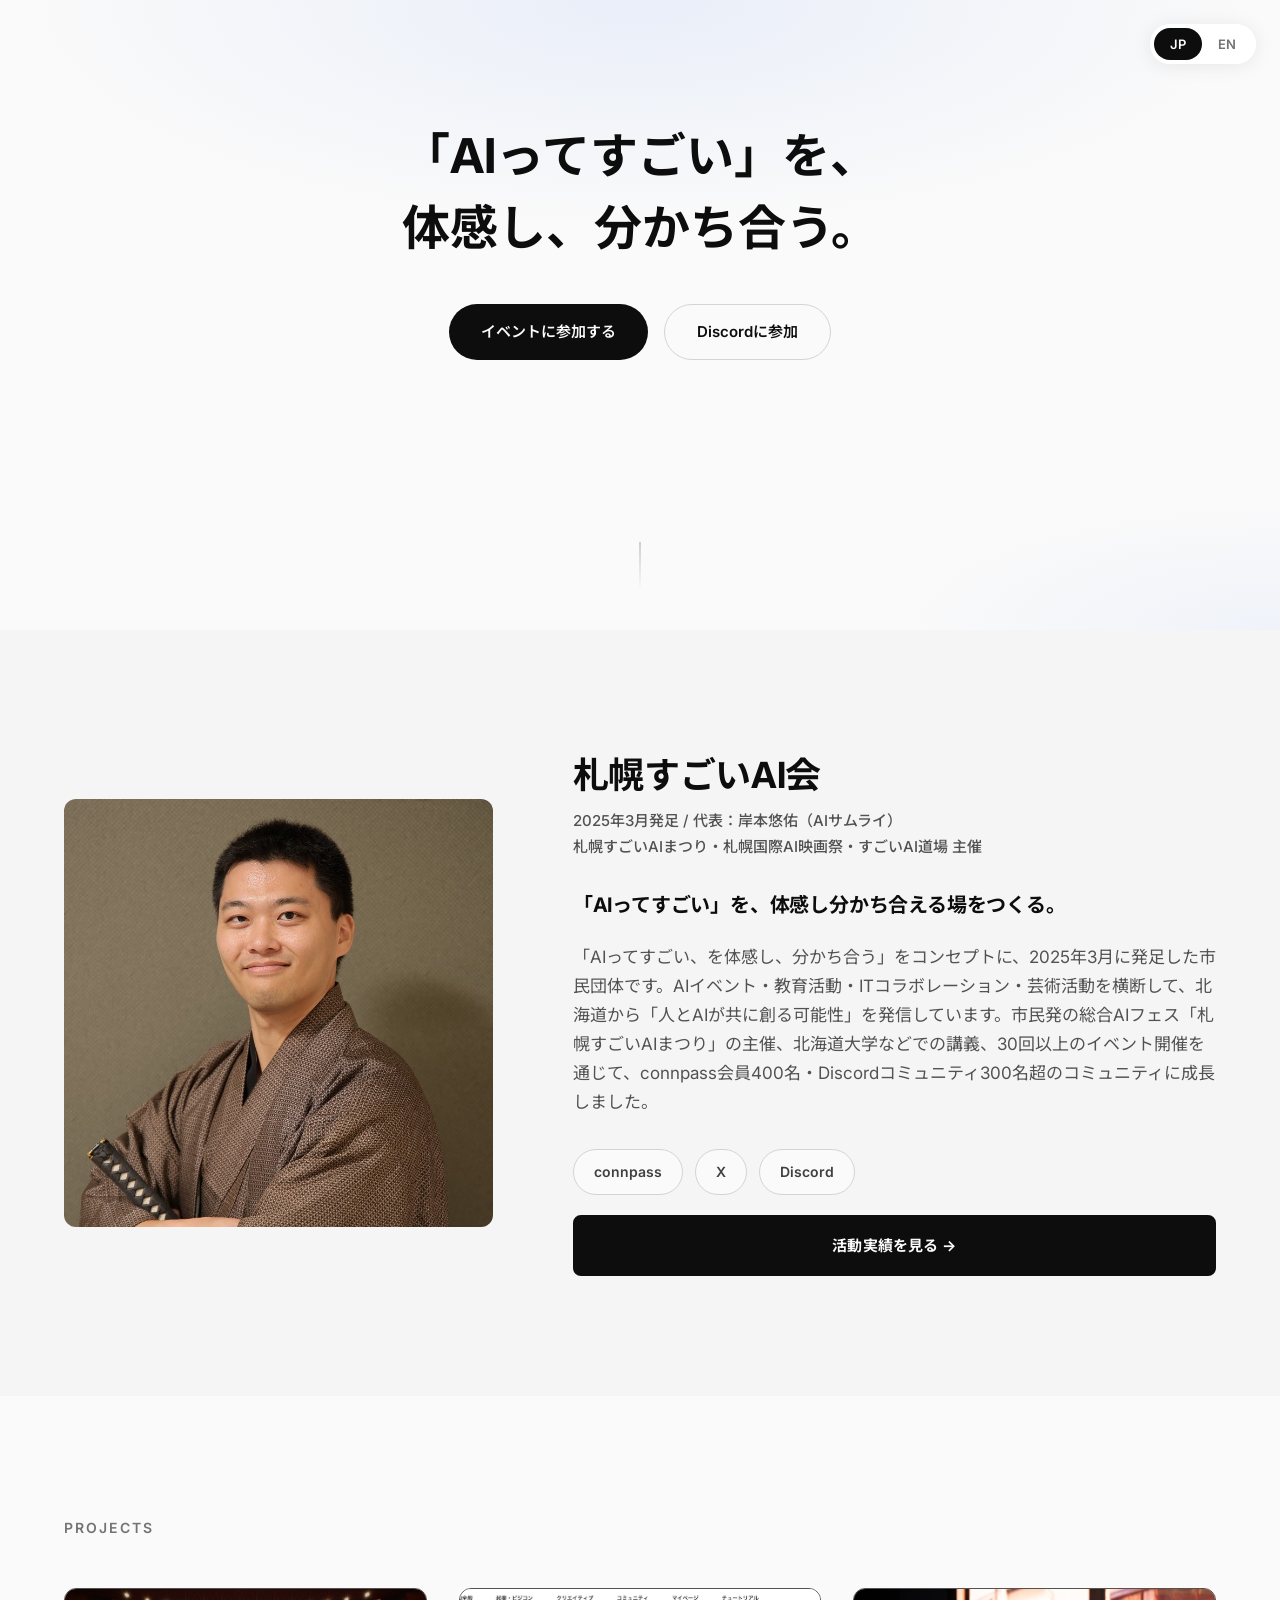
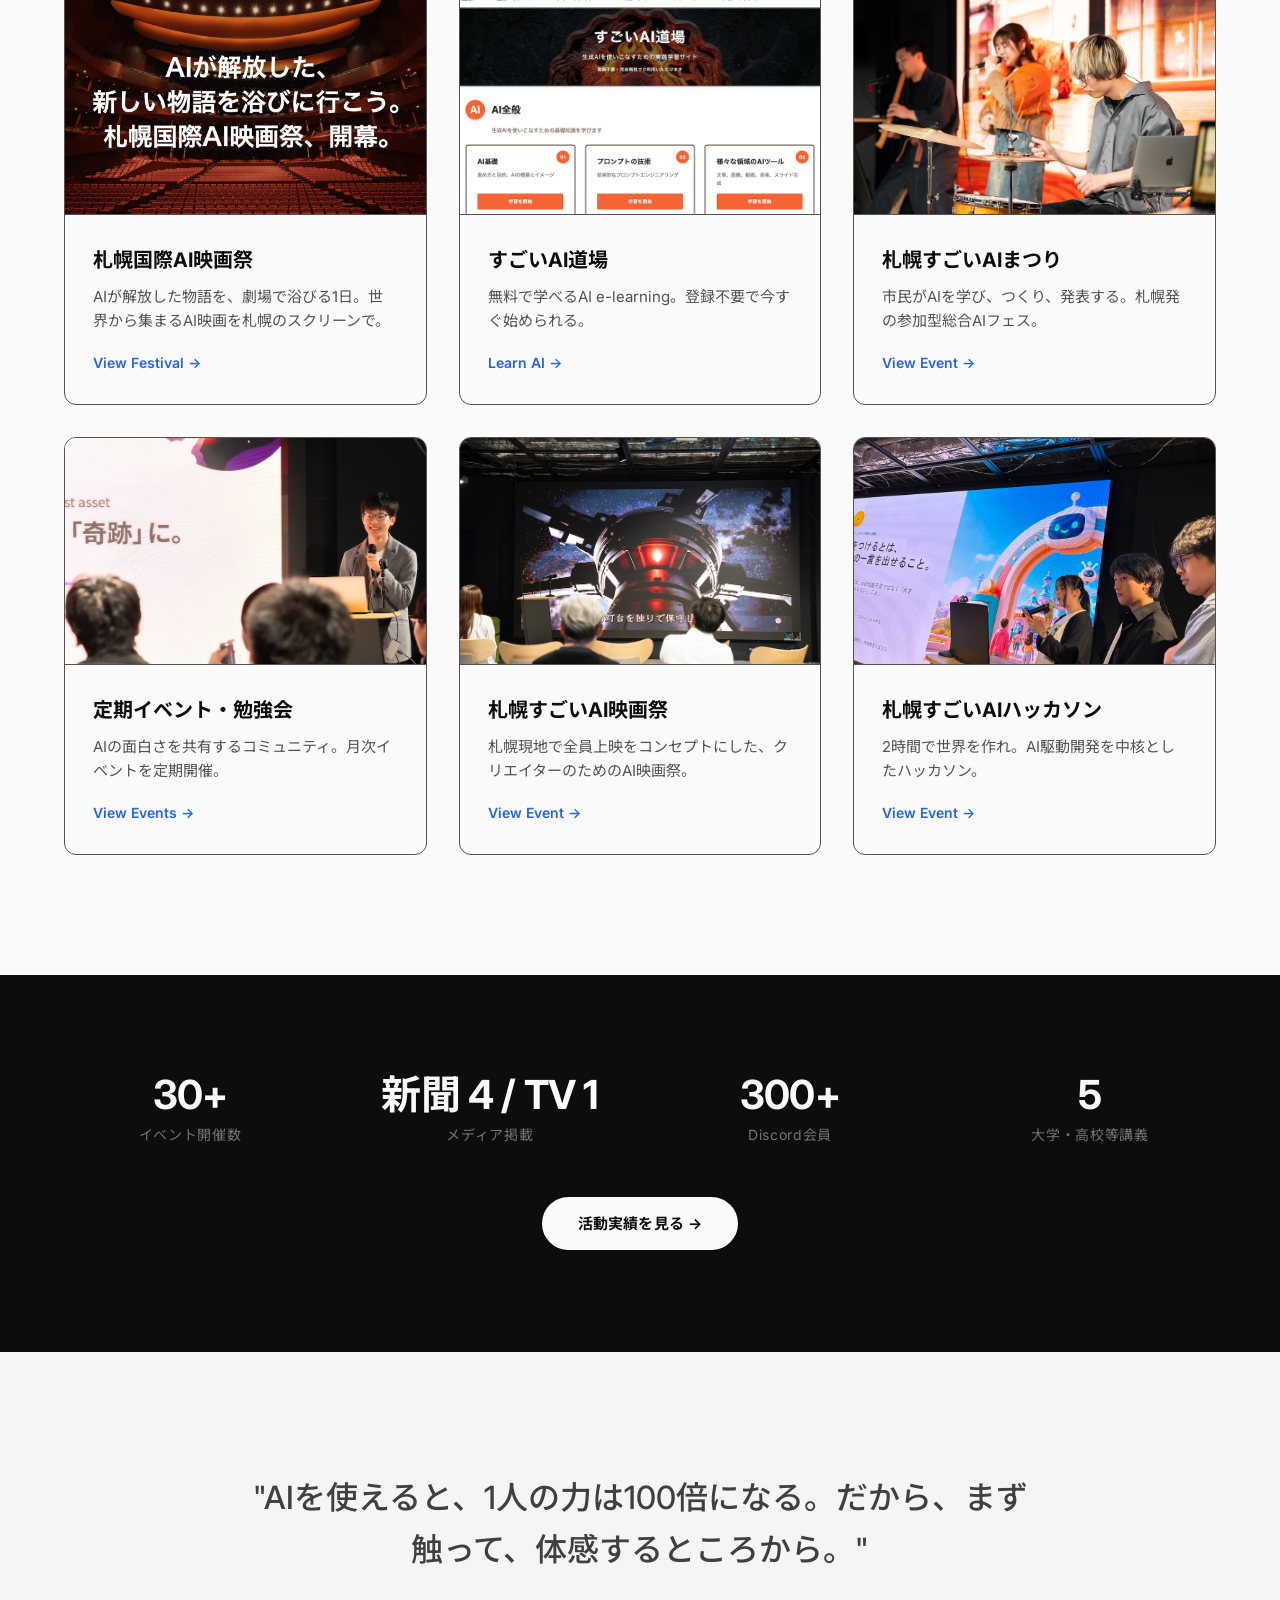
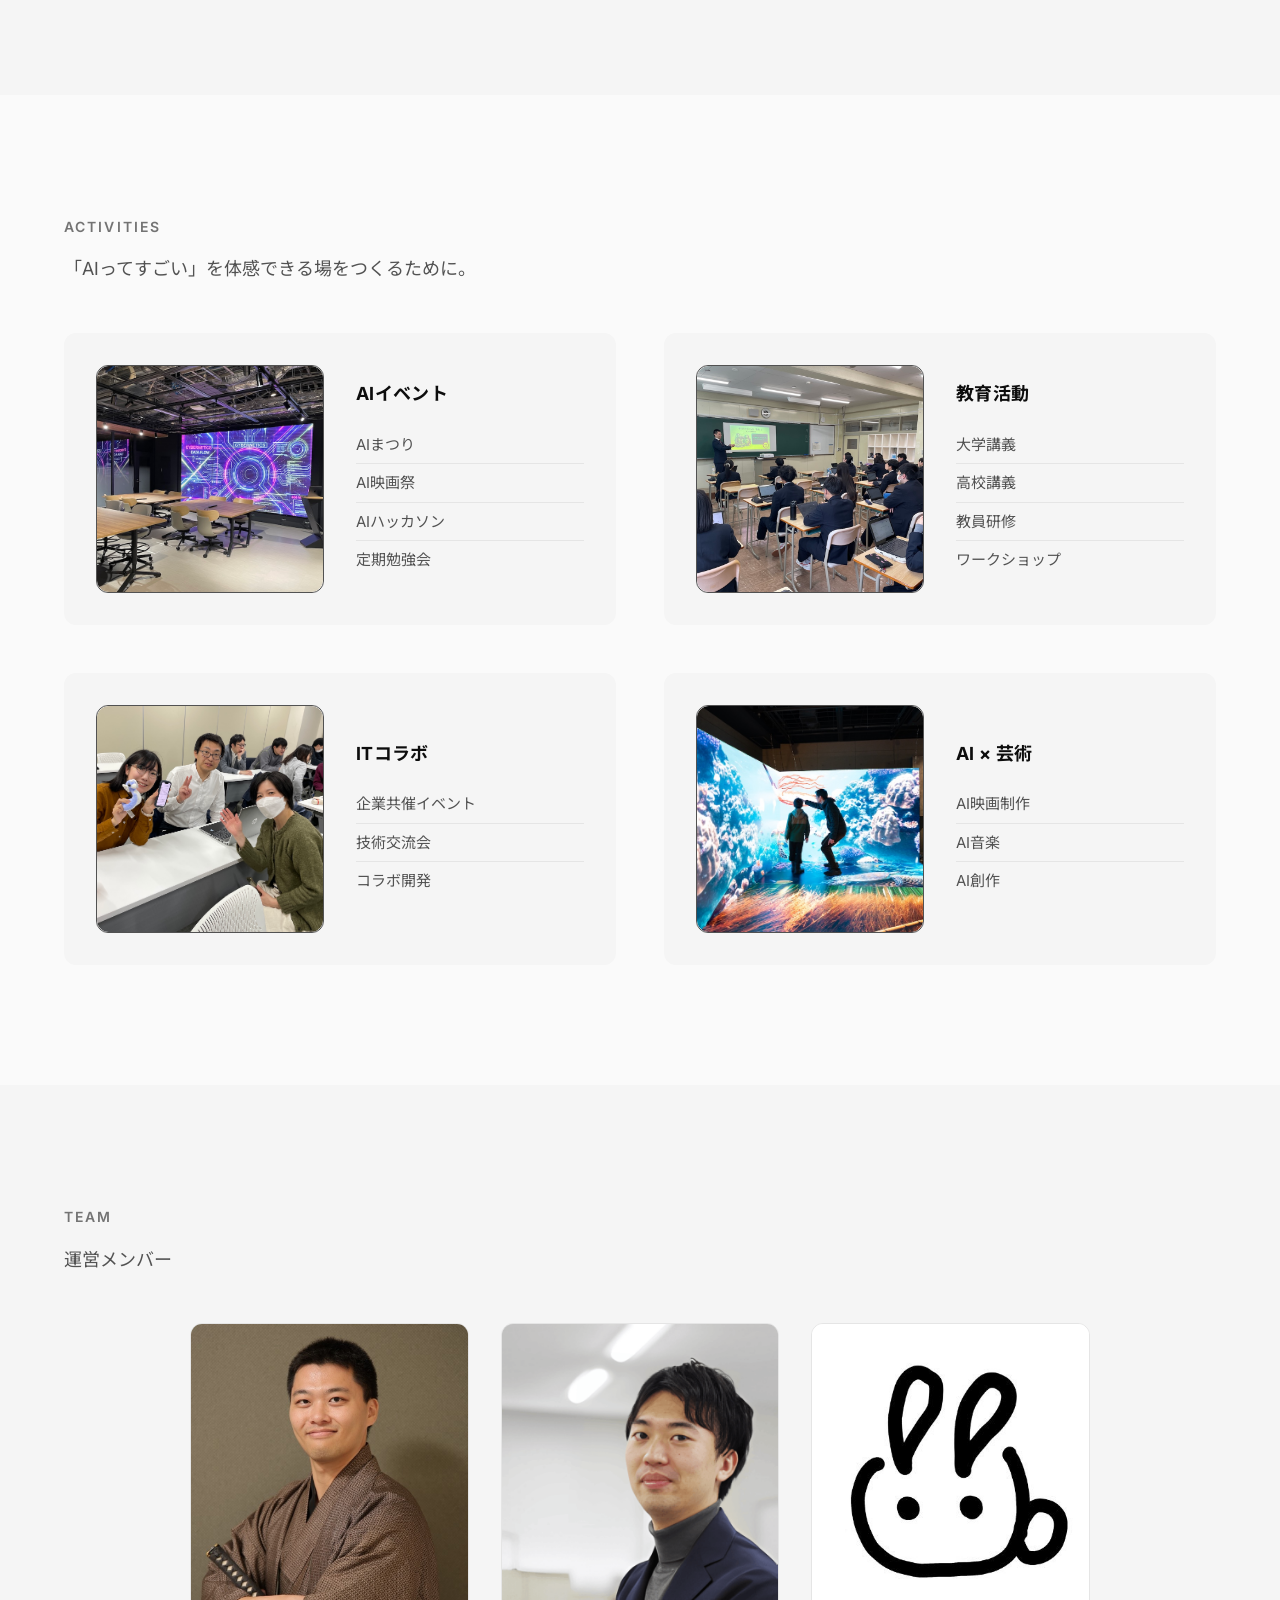
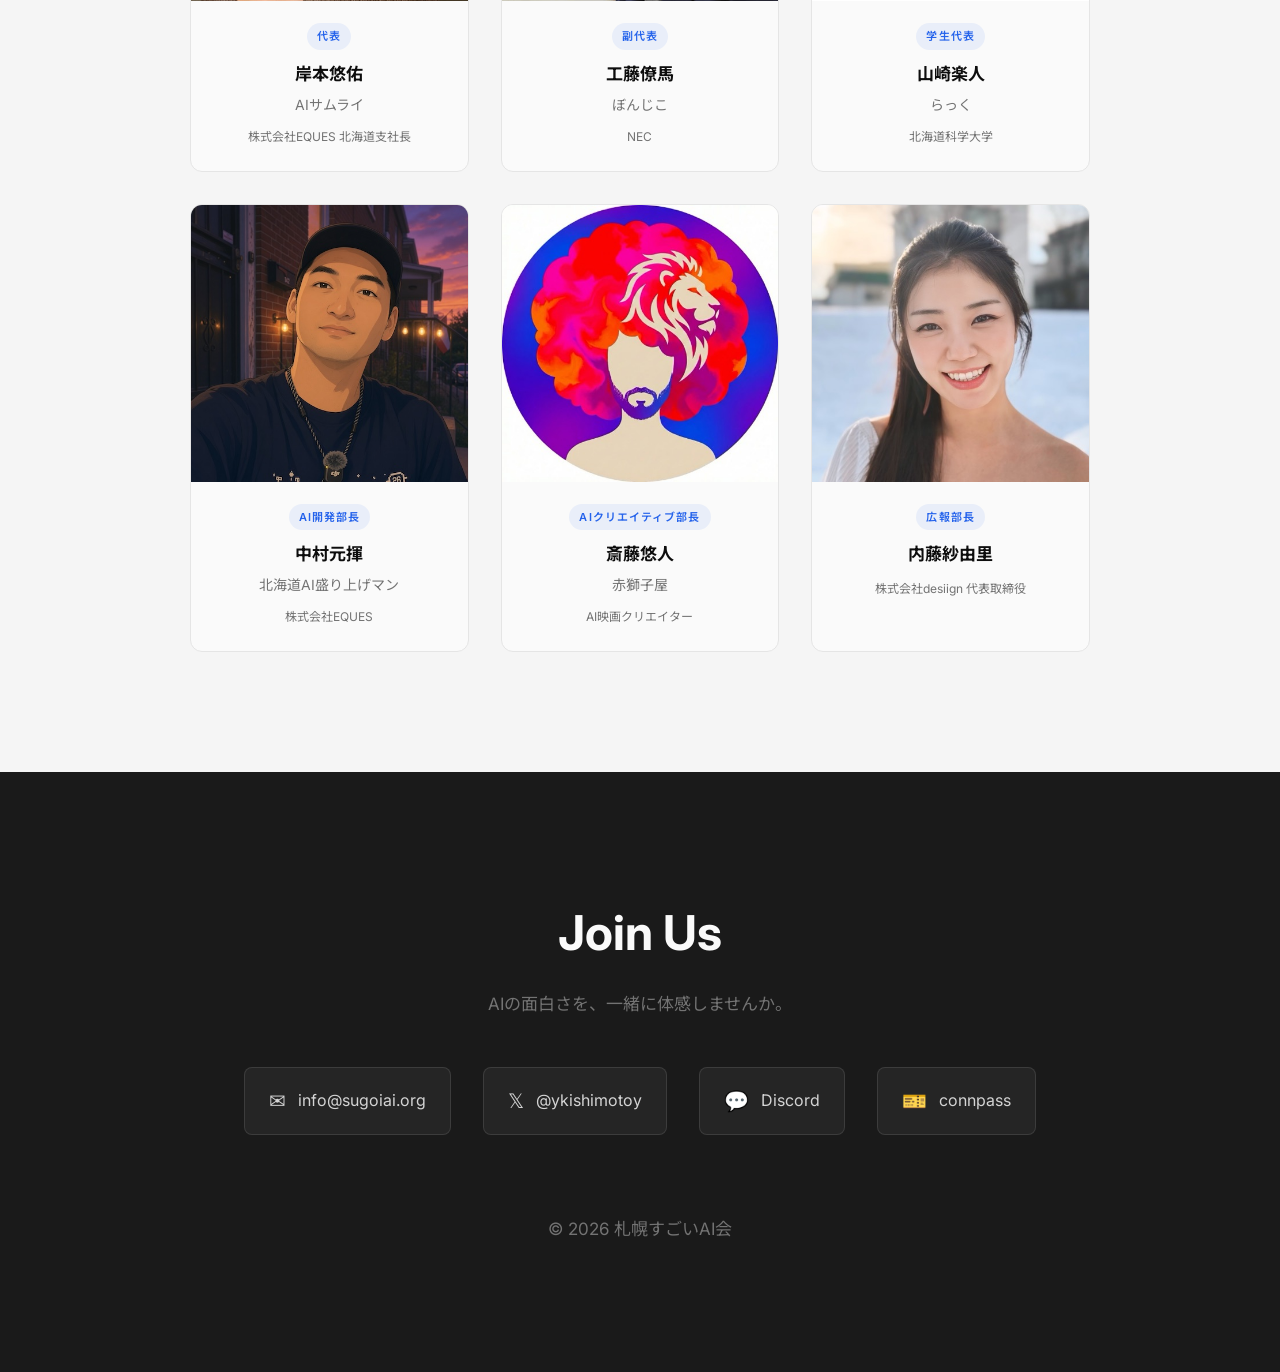
<file: index.html>
<!DOCTYPE html>
<html lang="ja">
<head>
  <meta charset="UTF-8">
  <meta name="viewport" content="width=device-width, initial-scale=1.0">
  <title>札幌すごいAI会 | AIってすごい、を体感し、分かち合う</title>
  <meta name="description" content="「AIってすごい、を体感し、分かち合う」をコンセプトに、AIイベント・教育活動・ITコラボレーション・芸術活動を行う札幌発の市民団体です。">
  <link rel="icon" type="image/png" href="img/logo.png">
  <link rel="stylesheet" href="styles.css">
  <link rel="preconnect" href="https://fonts.googleapis.com">
  <link rel="preconnect" href="https://fonts.gstatic.com" crossorigin>
  <link href="https://fonts.googleapis.com/css2?family=Inter:wght@300;400;500;600;700&family=Noto+Sans+JP:wght@300;400;500;700&display=swap" rel="stylesheet">
</head>
<body>

  <!-- Language Switcher -->
  <nav class="lang-nav">
    <button id="lang-ja" class="lang-btn active">JP</button>
    <button id="lang-en" class="lang-btn">EN</button>
  </nav>

  <!-- ==================== JAPANESE ==================== -->
  <div id="content-ja" class="content-wrapper">

    <!-- Hero -->
    <section class="hero">
      <div class="hero-bg"></div>
      <div class="hero-content">
        <h1 class="hero-title">
          <span>「AIってすごい」を、</span>
          <span>体感し、分かち合う。</span>
        </h1>
        <div class="hero-cta">
          <a href="https://sapporo-sugoi-ai.connpass.com" target="_blank" rel="noopener" class="btn btn-primary">イベントに参加する</a>
          <a href="https://discord.gg/Ve2tQeN7cw" target="_blank" rel="noopener" class="btn btn-secondary">Discordに参加</a>
        </div>
      </div>
      <div class="scroll-indicator">
        <span></span>
      </div>
    </section>

    <!-- About -->
    <section class="about">
      <div class="container">
        <div class="about-grid">
          <div class="about-image">
            <img src="img/main.JPG" alt="札幌すごいAI会">
          </div>
          <div class="about-text">
            <p class="about-name">札幌すごいAI会</p>
            <p class="about-title">2025年3月発足 / 代表：岸本悠佑（AIサムライ）<br>札幌すごいAIまつり・札幌国際AI映画祭・すごいAI道場 主催</p>
            <h2>「AIってすごい」を、体感し分かち合える場をつくる。</h2>
            <p>「AIってすごい、を体感し、分かち合う」をコンセプトに、2025年3月に発足した市民団体です。AIイベント・教育活動・ITコラボレーション・芸術活動を横断して、北海道から「人とAIが共に創る可能性」を発信しています。市民発の総合AIフェス「札幌すごいAIまつり」の主催、北海道大学などでの講義、30回以上のイベント開催を通じて、connpass会員400名・Discordコミュニティ300名超のコミュニティに成長しました。</p>
            <div class="about-links">
              <a href="https://sapporo-sugoi-ai.connpass.com" target="_blank" rel="noopener">connpass</a>
              <a href="https://x.com/ykishimotoy" target="_blank" rel="noopener">X</a>
              <a href="https://discord.gg/Ve2tQeN7cw" target="_blank" rel="noopener">Discord</a>
            </div>
            <a href="achievements.html" class="btn-achievements">活動実績を見る &rarr;</a>
          </div>
        </div>
      </div>
    </section>

    <!-- Projects -->
    <section class="projects">
      <div class="container">
        <h2 class="section-title">Projects</h2>
        <div class="project-grid">

          <a href="https://www.sapporo-ai.com/" target="_blank" rel="noopener" class="project-card">
            <div class="project-image">
              <img src="img/saiff2026int.jpg" alt="札幌国際AI映画祭">
            </div>
            <div class="project-info">
              <h3>札幌国際AI映画祭</h3>
              <p>AIが解放した物語を、劇場で浴びる1日。世界から集まるAI映画を札幌のスクリーンで。</p>
              <span class="project-link">View Festival →</span>
            </div>
          </a>

          <a href="https://dojo.sugoiai.org" target="_blank" rel="noopener" class="project-card">
            <div class="project-image">
              <img src="img/dojo.png" alt="すごいAI道場">
            </div>
            <div class="project-info">
              <h3>すごいAI道場</h3>
              <p>無料で学べるAI e-learning。登録不要で今すぐ始められる。</p>
              <span class="project-link">Learn AI →</span>
            </div>
          </a>

          <a href="https://matsuri-2026-winter.sugoiai.org/" target="_blank" rel="noopener" class="project-card">
            <div class="project-image">
              <img src="img/art2.jpg" alt="札幌すごいAIまつり">
            </div>
            <div class="project-info">
              <h3>札幌すごいAIまつり</h3>
              <p>市民がAIを学び、つくり、発表する。札幌発の参加型総合AIフェス。</p>
              <span class="project-link">View Event →</span>
            </div>
          </a>

          <a href="https://sapporo-sugoi-ai.connpass.com" target="_blank" rel="noopener" class="project-card">
            <div class="project-image">
              <img src="img/community.JPG" alt="定期イベント・勉強会">
            </div>
            <div class="project-info">
              <h3>定期イベント・勉強会</h3>
              <p>AIの面白さを共有するコミュニティ。月次イベントを定期開催。</p>
              <span class="project-link">View Events →</span>
            </div>
          </a>

          <a href="https://film-2026-winter.sugoiai.org/" target="_blank" rel="noopener" class="project-card">
            <div class="project-image">
              <img src="img/film2.jpg" alt="札幌すごいAI映画祭">
            </div>
            <div class="project-info">
              <h3>札幌すごいAI映画祭</h3>
              <p>札幌現地で全員上映をコンセプトにした、クリエイターのためのAI映画祭。</p>
              <span class="project-link">View Event →</span>
            </div>
          </a>

          <a href="https://hack-2026-winter.sugoiai.org/" target="_blank" rel="noopener" class="project-card">
            <div class="project-image">
              <img src="img/hack.JPG" alt="札幌すごいAIハッカソン">
            </div>
            <div class="project-info">
              <h3>札幌すごいAIハッカソン</h3>
              <p>2時間で世界を作れ。AI駆動開発を中核としたハッカソン。</p>
              <span class="project-link">View Event →</span>
            </div>
          </a>

        </div>
      </div>
    </section>

    <!-- Numbers -->
    <section class="numbers">
      <div class="container">
        <div class="numbers-grid">
          <div class="number-item">
            <span class="number">30+</span>
            <span class="number-label">イベント開催数</span>
          </div>
          <div class="number-item">
            <span class="number">新聞 4 / TV 1</span>
            <span class="number-label">メディア掲載</span>
          </div>
          <div class="number-item">
            <span class="number">300+</span>
            <span class="number-label">Discord会員</span>
          </div>
          <div class="number-item">
            <span class="number">5</span>
            <span class="number-label">大学・高校等講義</span>
          </div>
        </div>
        <div class="numbers-more">
          <a href="achievements.html" class="more-link">活動実績を見る &rarr;</a>
        </div>
      </div>
    </section>

    <!-- Philosophy -->
    <section class="philosophy">
      <div class="container">
        <div class="philosophy-content">
          <blockquote>
            "AIを使えると、1人の力は100倍になる。だから、まず触って、体感するところから。"
          </blockquote>
        </div>
      </div>
    </section>

    <!-- Activities -->
    <section class="personal">
      <div class="container">
        <h2 class="section-title">Activities</h2>
        <p class="section-desc">「AIってすごい」を体感できる場をつくるために。</p>
        <div class="personal-grid">
          <div class="personal-card">
            <div class="personal-image">
              <img src="img/matsuri.JPG" alt="AIイベント">
            </div>
            <div class="personal-info">
              <h3>AIイベント</h3>
              <ul>
                <li>AIまつり</li>
                <li>AI映画祭</li>
                <li>AIハッカソン</li>
                <li>定期勉強会</li>
              </ul>
            </div>
          </div>
          <div class="personal-card">
            <div class="personal-image">
              <img src="img/akan.jpg" alt="教育活動">
            </div>
            <div class="personal-info">
              <h3>教育活動</h3>
              <ul>
                <li>大学講義</li>
                <li>高校講義</li>
                <li>教員研修</li>
                <li>ワークショップ</li>
              </ul>
            </div>
          </div>
          <div class="personal-card">
            <div class="personal-image">
              <img src="img/pre-community.JPG" alt="ITコラボレーション">
            </div>
            <div class="personal-info">
              <h3>ITコラボ</h3>
              <ul>
                <li>企業共催イベント</li>
                <li>技術交流会</li>
                <li>コラボ開発</li>
              </ul>
            </div>
          </div>
          <div class="personal-card">
            <div class="personal-image">
              <img src="img/sakana.jpg" alt="AI芸術活動">
            </div>
            <div class="personal-info">
              <h3>AI × 芸術</h3>
              <ul>
                <li>AI映画制作</li>
                <li>AI音楽</li>
                <li>AI創作</li>
              </ul>
            </div>
          </div>
        </div>
      </div>
    </section>

    <!-- Team -->
    <section class="team">
      <div class="container">
        <h2 class="section-title">Team</h2>
        <p class="section-desc">運営メンバー</p>
        <div class="member-grid">

          <a href="https://ykishimotoy.com/" target="_blank" rel="noopener" class="member-card">
            <div class="member-photo">
              <img src="img/main.JPG" alt="岸本悠佑">
            </div>
            <div class="member-info">
              <span class="member-role">代表</span>
              <h3 class="member-name">岸本悠佑</h3>
              <p class="member-nickname">AIサムライ</p>
              <p class="member-affiliation">株式会社EQUES 北海道支社長</p>
            </div>
          </a>

          <a href="https://x.com/ntrgAhXBNu64043" target="_blank" rel="noopener" class="member-card">
            <div class="member-photo">
              <img src="img/bonjiko.png" alt="工藤僚馬">
            </div>
            <div class="member-info">
              <span class="member-role">副代表</span>
              <h3 class="member-name">工藤僚馬</h3>
              <p class="member-nickname">ぼんじこ</p>
              <p class="member-affiliation">NEC</p>
            </div>
          </a>

          <a href="https://x.com/rai_tsumugu" target="_blank" rel="noopener" class="member-card">
            <div class="member-photo">
              <img src="img/rakku.JPG" alt="山崎楽人">
            </div>
            <div class="member-info">
              <span class="member-role">学生代表</span>
              <h3 class="member-name">山崎楽人</h3>
              <p class="member-nickname">らっく</p>
              <p class="member-affiliation">北海道科学大学</p>
            </div>
          </a>

          <a href="https://x.com/motoki0418" target="_blank" rel="noopener" class="member-card">
            <div class="member-photo">
              <img src="img/nakamura.JPG" alt="中村元揮">
            </div>
            <div class="member-info">
              <span class="member-role">AI開発部長</span>
              <h3 class="member-name">中村元揮</h3>
              <p class="member-nickname">北海道AI盛り上げマン</p>
              <p class="member-affiliation">株式会社EQUES</p>
            </div>
          </a>

          <a href="https://portforio.akajishiya.com/" target="_blank" rel="noopener" class="member-card">
            <div class="member-photo">
              <img src="img/akajishiya-480.jpg" alt="斎藤悠人">
            </div>
            <div class="member-info">
              <span class="member-role">AIクリエイティブ部長</span>
              <h3 class="member-name">斎藤悠人</h3>
              <p class="member-nickname">赤獅子屋</p>
              <p class="member-affiliation">AI映画クリエイター</p>
            </div>
          </a>

          <a href="https://www.linkedin.com/in/sayuri-desiign" target="_blank" rel="noopener" class="member-card">
            <div class="member-photo">
              <img src="img/naito-480.jpg" alt="内藤紗由里">
            </div>
            <div class="member-info">
              <span class="member-role">広報部長</span>
              <h3 class="member-name">内藤紗由里</h3>
              <p class="member-affiliation">株式会社desiign 代表取締役</p>
            </div>
          </a>

        </div>
      </div>
    </section>

    <!-- Contact -->
    <footer class="contact">
      <div class="container">
        <h2>Join Us</h2>
        <p>AIの面白さを、一緒に体感しませんか。</p>
        <div class="contact-links">
          <a href="mailto:info@sugoiai.org" class="contact-item">
            <span class="contact-icon">✉</span>
            <span>info@sugoiai.org</span>
          </a>
          <a href="https://x.com/ykishimotoy" target="_blank" rel="noopener" class="contact-item">
            <span class="contact-icon">𝕏</span>
            <span>@ykishimotoy</span>
          </a>
          <a href="https://discord.gg/Ve2tQeN7cw" target="_blank" rel="noopener" class="contact-item">
            <span class="contact-icon">💬</span>
            <span>Discord</span>
          </a>
          <a href="https://sapporo-sugoi-ai.connpass.com" target="_blank" rel="noopener" class="contact-item">
            <span class="contact-icon">🎫</span>
            <span>connpass</span>
          </a>
        </div>
        <p class="copyright">© 2026 札幌すごいAI会</p>
      </div>
    </footer>

  </div>

  <!-- ==================== ENGLISH ==================== -->
  <div id="content-en" class="content-wrapper" style="display: none;">

    <!-- Hero -->
    <section class="hero">
      <div class="hero-bg"></div>
      <div class="hero-content">
        <h1 class="hero-title">
          <span>Experience and share</span>
          <span>the wonder of AI.</span>
        </h1>
        <div class="hero-cta">
          <a href="https://sapporo-sugoi-ai.connpass.com" target="_blank" rel="noopener" class="btn btn-primary">Join an Event</a>
          <a href="https://discord.gg/Ve2tQeN7cw" target="_blank" rel="noopener" class="btn btn-secondary">Join Discord</a>
        </div>
      </div>
      <div class="scroll-indicator">
        <span></span>
      </div>
    </section>

    <!-- About -->
    <section class="about">
      <div class="container">
        <div class="about-grid">
          <div class="about-image">
            <img src="img/main.JPG" alt="Sapporo Sugoi AI">
          </div>
          <div class="about-text">
            <p class="about-name">Sapporo Sugoi AI (札幌すごいAI会)</p>
            <p class="about-title">Founded March 2025 / Representative: Yusuke Kishimoto (AI Samurai)<br>Organizer, Sapporo Sugoi AI Festival, Sapporo International AI Film Festival & Sugoi AI Dojo</p>
            <h2>Creating spaces to experience and share the wonder of AI.</h2>
            <p>Founded in March 2025 under the concept "Experience and share the wonder of AI," we are a citizen-led organization based in Sapporo, Hokkaido. Through AI events, educational activities, IT collaborations, and creative arts initiatives, we bring people together around the possibilities of AI. From organizing the Sapporo Sugoi AI Festival and lecturing at Hokkaido University, to hosting over 30 events, our community has grown to 400+ connpass members and 300+ Discord members.</p>
            <div class="about-links">
              <a href="https://sapporo-sugoi-ai.connpass.com" target="_blank" rel="noopener">connpass</a>
              <a href="https://x.com/ykishimotoy" target="_blank" rel="noopener">X</a>
              <a href="https://discord.gg/Ve2tQeN7cw" target="_blank" rel="noopener">Discord</a>
            </div>
            <a href="achievements.html" class="btn-achievements">View Achievements &rarr;</a>
          </div>
        </div>
      </div>
    </section>

    <!-- Projects -->
    <section class="projects">
      <div class="container">
        <h2 class="section-title">Projects</h2>
        <div class="project-grid">

          <a href="https://www.sapporo-ai.com/" target="_blank" rel="noopener" class="project-card">
            <div class="project-image">
              <img src="img/saiff2026int.jpg" alt="Sapporo International AI Film Festival">
            </div>
            <div class="project-info">
              <h3>Sapporo International AI Film Festival</h3>
              <p>A day to soak up stories set free by AI, on the big screen. AI films from around the world on Sapporo's screens.</p>
              <span class="project-link">View Festival →</span>
            </div>
          </a>

          <a href="https://dojo.sugoiai.org" target="_blank" rel="noopener" class="project-card">
            <div class="project-image">
              <img src="img/dojo.png" alt="Sugoi AI Dojo">
            </div>
            <div class="project-info">
              <h3>Sugoi AI Dojo</h3>
              <p>Free AI e-learning platform. No registration required.</p>
              <span class="project-link">Learn AI →</span>
            </div>
          </a>

          <a href="https://matsuri-2026-winter.sugoiai.org/" target="_blank" rel="noopener" class="project-card">
            <div class="project-image">
              <img src="img/art2.jpg" alt="Sapporo Sugoi AI Festival">
            </div>
            <div class="project-info">
              <h3>Sapporo Sugoi AI Festival</h3>
              <p>A citizen-driven event to learn, create, and present with AI.</p>
              <span class="project-link">View Event →</span>
            </div>
          </a>

          <a href="https://sapporo-sugoi-ai.connpass.com" target="_blank" rel="noopener" class="project-card">
            <div class="project-image">
              <img src="img/community.JPG" alt="Regular Events & Study Groups">
            </div>
            <div class="project-info">
              <h3>Regular Events & Study Groups</h3>
              <p>A community sharing the excitement of AI through monthly events.</p>
              <span class="project-link">View Events →</span>
            </div>
          </a>

          <a href="https://film-2026-winter.sugoiai.org/" target="_blank" rel="noopener" class="project-card">
            <div class="project-image">
              <img src="img/film2.jpg" alt="Sapporo Sugoi AI Film Festival">
            </div>
            <div class="project-info">
              <h3>Sapporo Sugoi AI Film Festival</h3>
              <p>An AI film festival for creators, where everyone can screen their work in Sapporo.</p>
              <span class="project-link">View Event →</span>
            </div>
          </a>

          <a href="https://hack-2026-winter.sugoiai.org/" target="_blank" rel="noopener" class="project-card">
            <div class="project-image">
              <img src="img/hack.JPG" alt="Sapporo Sugoi AI Hackathon">
            </div>
            <div class="project-info">
              <h3>Sapporo Sugoi AI Hackathon</h3>
              <p>Create a world in 2 hours. A hackathon centered on AI-driven development.</p>
              <span class="project-link">View Event →</span>
            </div>
          </a>

        </div>
      </div>
    </section>

    <!-- Numbers -->
    <section class="numbers">
      <div class="container">
        <div class="numbers-grid">
          <div class="number-item">
            <span class="number">30+</span>
            <span class="number-label">Events Hosted</span>
          </div>
          <div class="number-item">
            <span class="number">4 News / 1 TV</span>
            <span class="number-label">Media Coverage</span>
          </div>
          <div class="number-item">
            <span class="number">300+</span>
            <span class="number-label">Discord Members</span>
          </div>
          <div class="number-item">
            <span class="number">5</span>
            <span class="number-label">University & School Lectures</span>
          </div>
        </div>
        <div class="numbers-more">
          <a href="achievements.html" class="more-link">View All Achievements &rarr;</a>
        </div>
      </div>
    </section>

    <!-- Philosophy -->
    <section class="philosophy">
      <div class="container">
        <div class="philosophy-content">
          <blockquote>
            "With AI, one person's power multiplies 100x. So start by touching it, experiencing it."
          </blockquote>
        </div>
      </div>
    </section>

    <!-- Activities -->
    <section class="personal">
      <div class="container">
        <h2 class="section-title">Activities</h2>
        <p class="section-desc">Creating spaces to experience the wonder of AI.</p>
        <div class="personal-grid">
          <div class="personal-card">
            <div class="personal-image">
              <img src="img/matsuri.JPG" alt="AI Events">
            </div>
            <div class="personal-info">
              <h3>AI Events</h3>
              <ul>
                <li>AI Festival</li>
                <li>AI Film Fest</li>
                <li>AI Hackathon</li>
                <li>Study Groups</li>
              </ul>
            </div>
          </div>
          <div class="personal-card">
            <div class="personal-image">
              <img src="img/akan.jpg" alt="Education">
            </div>
            <div class="personal-info">
              <h3>Education</h3>
              <ul>
                <li>University Lectures</li>
                <li>High School Lectures</li>
                <li>Teacher Training</li>
                <li>Workshops</li>
              </ul>
            </div>
          </div>
          <div class="personal-card">
            <div class="personal-image">
              <img src="img/pre-community.JPG" alt="IT Collaboration">
            </div>
            <div class="personal-info">
              <h3>IT Collaboration</h3>
              <ul>
                <li>Corporate Events</li>
                <li>Tech Exchange</li>
                <li>Joint Projects</li>
              </ul>
            </div>
          </div>
          <div class="personal-card">
            <div class="personal-image">
              <img src="img/sakana.jpg" alt="AI × Arts">
            </div>
            <div class="personal-info">
              <h3>AI × Arts</h3>
              <ul>
                <li>AI Filmmaking</li>
                <li>AI Music</li>
                <li>AI Creative Works</li>
              </ul>
            </div>
          </div>
        </div>
      </div>
    </section>

    <!-- Team -->
    <section class="team">
      <div class="container">
        <h2 class="section-title">Team</h2>
        <p class="section-desc">Our Members</p>
        <div class="member-grid">

          <a href="https://ykishimotoy.com/" target="_blank" rel="noopener" class="member-card">
            <div class="member-photo">
              <img src="img/main.JPG" alt="Yusuke Kishimoto">
            </div>
            <div class="member-info">
              <span class="member-role">Representative</span>
              <h3 class="member-name">Yusuke Kishimoto</h3>
              <p class="member-nickname">AI Samurai</p>
              <p class="member-affiliation">Head of Hokkaido Branch, EQUES Inc.</p>
            </div>
          </a>

          <a href="https://x.com/ntrgAhXBNu64043" target="_blank" rel="noopener" class="member-card">
            <div class="member-photo">
              <img src="img/bonjiko.png" alt="Ryoma Kudo">
            </div>
            <div class="member-info">
              <span class="member-role">Vice Representative</span>
              <h3 class="member-name">Ryoma Kudo</h3>
              <p class="member-nickname">Bonjiko</p>
              <p class="member-affiliation">NEC</p>
            </div>
          </a>

          <a href="https://x.com/rai_tsumugu" target="_blank" rel="noopener" class="member-card">
            <div class="member-photo">
              <img src="img/rakku.JPG" alt="山崎楽人">
            </div>
            <div class="member-info">
              <span class="member-role">Student Representative</span>
              <h3 class="member-name">山崎楽人</h3>
              <p class="member-nickname">Rakku</p>
              <p class="member-affiliation">Hokkaido University of Science</p>
            </div>
          </a>

          <a href="https://x.com/motoki0418" target="_blank" rel="noopener" class="member-card">
            <div class="member-photo">
              <img src="img/nakamura.JPG" alt="Motoki Nakamura">
            </div>
            <div class="member-info">
              <span class="member-role">Head of AI Development</span>
              <h3 class="member-name">Motoki Nakamura</h3>
              <p class="member-nickname">Hokkaido AI Booster</p>
              <p class="member-affiliation">EQUES Inc.</p>
            </div>
          </a>

          <a href="https://portforio.akajishiya.com/" target="_blank" rel="noopener" class="member-card">
            <div class="member-photo">
              <img src="img/akajishiya-480.jpg" alt="斎藤悠人">
            </div>
            <div class="member-info">
              <span class="member-role">Head of AI Creative</span>
              <h3 class="member-name">斎藤悠人</h3>
              <p class="member-nickname">Akajishiya</p>
              <p class="member-affiliation">AI Filmmaker</p>
            </div>
          </a>

          <a href="https://www.linkedin.com/in/sayuri-desiign" target="_blank" rel="noopener" class="member-card">
            <div class="member-photo">
              <img src="img/naito-480.jpg" alt="Sayuri Naito">
            </div>
            <div class="member-info">
              <span class="member-role">Head of Public Relations</span>
              <h3 class="member-name">Sayuri Naito</h3>
              <p class="member-affiliation">CEO, desiign Inc.</p>
            </div>
          </a>

        </div>
      </div>
    </section>

    <!-- Contact -->
    <footer class="contact">
      <div class="container">
        <h2>Join Us</h2>
        <p>Experience the excitement of AI with us.</p>
        <div class="contact-links">
          <a href="mailto:info@sugoiai.org" class="contact-item">
            <span class="contact-icon">✉</span>
            <span>info@sugoiai.org</span>
          </a>
          <a href="https://x.com/ykishimotoy" target="_blank" rel="noopener" class="contact-item">
            <span class="contact-icon">𝕏</span>
            <span>@ykishimotoy</span>
          </a>
          <a href="https://discord.gg/Ve2tQeN7cw" target="_blank" rel="noopener" class="contact-item">
            <span class="contact-icon">💬</span>
            <span>Discord</span>
          </a>
          <a href="https://sapporo-sugoi-ai.connpass.com" target="_blank" rel="noopener" class="contact-item">
            <span class="contact-icon">🎫</span>
            <span>connpass</span>
          </a>
        </div>
        <p class="copyright">© 2026 Sapporo Sugoi AI</p>
      </div>
    </footer>

  </div>

  <script src="script.js"></script>
</body>
</html>
</file>
<file: styles.css>
/* ============================================
   CSS Variables
   ============================================ */
:root {
  --black: #0d0d0d;
  --gray-900: #1a1a1a;
  --gray-800: #2d2d2d;
  --gray-700: #404040;
  --gray-600: #525252;
  --gray-500: #737373;
  --gray-400: #a3a3a3;
  --gray-300: #d4d4d4;
  --gray-200: #e5e5e5;
  --gray-100: #f5f5f5;
  --white: #fafafa;

  --accent: #2563eb;
  --accent-light: #3b82f6;

  --font-sans: 'Inter', 'Noto Sans JP', -apple-system, BlinkMacSystemFont, sans-serif;

  --container: 1200px;
  --radius: 12px;
  --radius-sm: 8px;

  --transition: 0.3s cubic-bezier(0.4, 0, 0.2, 1);
}

/* ============================================
   Reset
   ============================================ */
*, *::before, *::after {
  box-sizing: border-box;
  margin: 0;
  padding: 0;
}

html {
  font-size: 16px;
  scroll-behavior: smooth;
}

body {
  font-family: var(--font-sans);
  font-weight: 400;
  line-height: 1.7;
  color: var(--gray-800);
  background: var(--white);
  -webkit-font-smoothing: antialiased;
}

img {
  max-width: 100%;
  display: block;
}

a {
  color: inherit;
  text-decoration: none;
}

ul {
  list-style: none;
}

/* ============================================
   Layout
   ============================================ */
.container {
  max-width: var(--container);
  margin: 0 auto;
  padding: 0 24px;
}

.section-title {
  font-size: clamp(12px, 1.5vw, 14px);
  font-weight: 600;
  letter-spacing: 0.15em;
  text-transform: uppercase;
  color: var(--gray-500);
  margin-bottom: 48px;
}

.section-desc {
  font-size: 1.125rem;
  color: var(--gray-600);
  margin-top: -32px;
  margin-bottom: 48px;
}

/* ============================================
   Site Logo
   ============================================ */
.site-logo {
  position: absolute;
  top: 24px;
  left: 24px;
  z-index: 1000;
  width: 44px;
  height: 44px;
  transition: var(--transition);
}

.site-logo img {
  width: 100%;
  height: 100%;
  object-fit: contain;
}

.site-logo:hover {
  transform: scale(1.05);
}

/* ============================================
   Language Nav
   ============================================ */
.lang-nav {
  position: absolute;
  top: 24px;
  right: 24px;
  z-index: 1000;
  display: flex;
  background: rgba(255, 255, 255, 0.95);
  backdrop-filter: blur(10px);
  border-radius: 100px;
  padding: 4px;
  box-shadow: 0 2px 20px rgba(0, 0, 0, 0.08);
}

.lang-btn {
  font-family: var(--font-sans);
  font-size: 13px;
  font-weight: 600;
  padding: 8px 16px;
  border: none;
  border-radius: 100px;
  background: transparent;
  color: var(--gray-500);
  cursor: pointer;
  transition: var(--transition);
}

.lang-btn:hover {
  color: var(--gray-800);
}

.lang-btn.active {
  background: var(--black);
  color: var(--white);
}

/* ============================================
   Hero
   ============================================ */
.hero {
  min-height: 70vh;
  display: flex;
  flex-direction: column;
  justify-content: flex-start;
  align-items: center;
  position: relative;
  padding: 120px 24px;
  overflow: hidden;
}

.hero-bg {
  position: absolute;
  inset: 0;
  background:
    radial-gradient(ellipse 80% 60% at 50% 0%, rgba(37, 99, 235, 0.08) 0%, transparent 60%),
    radial-gradient(ellipse 60% 40% at 100% 100%, rgba(37, 99, 235, 0.05) 0%, transparent 50%);
  pointer-events: none;
}

.hero-content {
  position: relative;
  text-align: center;
  max-width: 900px;
}

.hero-label {
  font-size: 13px;
  font-weight: 600;
  letter-spacing: 0.2em;
  text-transform: uppercase;
  color: var(--accent);
  margin-bottom: 24px;
}

.hero-title {
  font-size: clamp(1.75rem, 5vw, 3rem);
  font-weight: 700;
  line-height: 1.5;
  letter-spacing: 0;
  color: var(--black);
  margin-bottom: 40px;
}

.hero-title span {
  display: block;
}

.hero-cta {
  display: flex;
  gap: 16px;
  justify-content: center;
  flex-wrap: wrap;
}

.btn {
  display: inline-flex;
  align-items: center;
  justify-content: center;
  padding: 14px 32px;
  font-size: 15px;
  font-weight: 600;
  border-radius: 100px;
  transition: var(--transition);
}

.btn-primary {
  background: var(--black);
  color: var(--white);
}

.btn-primary:hover {
  background: var(--gray-800);
  transform: translateY(-2px);
  box-shadow: 0 10px 30px rgba(0, 0, 0, 0.15);
}

.btn-secondary {
  background: var(--white);
  color: var(--black);
  border: 1.5px solid var(--gray-300);
}

.btn-secondary:hover {
  border-color: var(--gray-400);
  transform: translateY(-2px);
}

.scroll-indicator {
  position: absolute;
  bottom: 40px;
  left: 50%;
  transform: translateX(-50%);
}

.scroll-indicator span {
  display: block;
  width: 1px;
  height: 48px;
  background: linear-gradient(to bottom, var(--gray-400), transparent);
  animation: pulse 2s ease-in-out infinite;
}

@keyframes pulse {
  0%, 100% { opacity: 0.4; }
  50% { opacity: 1; }
}

/* ============================================
   About
   ============================================ */
.about {
  padding: 120px 0;
  background: var(--gray-100);
}

.about-grid {
  display: grid;
  grid-template-columns: 1fr 1.5fr;
  gap: 80px;
  align-items: center;
}

.about-image {
  position: relative;
}

.about-image img {
  width: 100%;
  aspect-ratio: 1;
  object-fit: cover;
  border-radius: var(--radius);
}

.image-placeholder {
  aspect-ratio: 1;
  background: linear-gradient(135deg, var(--gray-200) 0%, var(--gray-300) 100%);
  border-radius: var(--radius);
  display: flex;
  align-items: center;
  justify-content: center;
  font-size: 14px;
  font-weight: 600;
  letter-spacing: 0.1em;
  color: var(--gray-500);
  position: relative;
  overflow: hidden;
}

.image-placeholder::before {
  content: '';
  position: absolute;
  inset: 0;
  border: 1px dashed var(--gray-400);
  border-radius: var(--radius);
  margin: 16px;
}

.image-placeholder.dark {
  background: linear-gradient(135deg, var(--gray-800) 0%, var(--gray-900) 100%);
  color: var(--gray-500);
}

.image-placeholder.dark::before {
  border-color: var(--gray-700);
}


.about-name {
  font-size: clamp(1.5rem, 3vw, 2.25rem);
  font-weight: 700;
  color: var(--black);
  line-height: 1.4;
  letter-spacing: -0.01em;
  margin-bottom: 8px;
}

.about-title {
  font-size: 0.9375rem;
  font-weight: 500;
  color: var(--gray-600);
  margin-bottom: 32px;
}

.about-text h2 {
  font-size: 1.25rem;
  font-weight: 700;
  line-height: 1.4;
  letter-spacing: -0.01em;
  color: var(--black);
  margin-bottom: 24px;
}

.about-text p:not(.about-name):not(.about-title) {
  font-size: 1.0625rem;
  color: var(--gray-600);
  margin-bottom: 32px;
}

.about-links {
  display: flex;
  gap: 12px;
  flex-wrap: wrap;
}

.about-links a {
  display: inline-flex;
  align-items: center;
  justify-content: center;
  font-size: 14px;
  font-weight: 600;
  color: var(--gray-700);
  padding: 10px 20px;
  background: var(--white);
  border: 1.5px solid var(--gray-300);
  border-radius: 100px;
  transition: var(--transition);
}

.about-links a:hover {
  color: var(--black);
  border-color: var(--gray-500);
  transform: translateY(-2px);
  box-shadow: 0 4px 12px rgba(0, 0, 0, 0.1);
}

/* ============================================
   Projects
   ============================================ */
.projects {
  padding: 120px 0;
}

.project-grid {
  display: grid;
  grid-template-columns: repeat(3, 1fr);
  gap: 32px;
}

.project-card {
  display: block;
  background: var(--white);
  border-radius: var(--radius);
  overflow: hidden;
  border: 1px solid var(--gray-600);
  transition: var(--transition);
}

.project-card:hover {
  transform: translateY(-8px);
  box-shadow: 0 20px 60px rgba(0, 0, 0, 0.1);
  border-color: var(--gray-700);
}

.project-image {
  position: relative;
  overflow: hidden;
  border-bottom: 1px solid var(--gray-600);
}

.project-image img {
  width: 100%;
  aspect-ratio: 16/10;
  object-fit: cover;
  transition: transform var(--transition);
}

.project-card:hover .project-image img {
  transform: scale(1.05);
}

.project-image .image-placeholder {
  aspect-ratio: 16/10;
  border-radius: 0;
}

.project-info {
  padding: 28px;
}

.project-info h3 {
  font-size: 1.25rem;
  font-weight: 700;
  color: var(--black);
  margin-bottom: 8px;
}

.project-info p {
  font-size: 0.9375rem;
  color: var(--gray-600);
  margin-bottom: 16px;
  line-height: 1.6;
}

.project-link {
  font-size: 14px;
  font-weight: 600;
  color: var(--accent);
  transition: var(--transition);
}

.project-card:hover .project-link {
  color: var(--accent-light);
}

/* ============================================
   Numbers
   ============================================ */
.numbers {
  padding: 100px 0;
  background: var(--black);
}

.numbers-grid {
  display: grid;
  grid-template-columns: repeat(4, 1fr);
  gap: 48px;
  text-align: center;
}

.number-item {
  display: flex;
  flex-direction: column;
  gap: 8px;
}

.numbers-more {
  text-align: center;
  margin-top: 48px;
}

.more-link {
  display: inline-block;
  font-size: 15px;
  font-weight: 700;
  color: var(--black);
  padding: 14px 36px;
  background: var(--white);
  border: 2px solid var(--black);
  border-radius: 100px;
  transition: var(--transition);
  letter-spacing: 0.01em;
}

.more-link:hover {
  color: var(--black);
  background: var(--gray-200);
  border-color: var(--gray-200);
}

.btn-achievements {
  display: block;
  margin-top: 20px;
  font-size: 15px;
  font-weight: 700;
  color: var(--white);
  text-align: center;
  padding: 16px 32px;
  background: var(--black);
  border: 2px solid var(--black);
  border-radius: 8px;
  transition: var(--transition);
  letter-spacing: 0.01em;
}

.btn-achievements:hover {
  background: var(--gray-800);
  border-color: var(--gray-800);
  color: var(--white);
}

.number {
  font-size: clamp(1.75rem, 4vw, 2.5rem);
  font-weight: 700;
  letter-spacing: -0.02em;
  color: var(--white);
  line-height: 1;
}

.number-label {
  font-size: 14px;
  color: var(--gray-500);
  letter-spacing: 0.05em;
}

/* ============================================
   Philosophy
   ============================================ */
.philosophy {
  padding: 120px 0;
  background: var(--gray-100);
}

.philosophy-content {
  max-width: 800px;
  margin: 0 auto;
  text-align: center;
}

.philosophy blockquote {
  font-size: clamp(1.5rem, 3vw, 2rem);
  font-weight: 500;
  line-height: 1.6;
  color: var(--gray-700);
  font-style: normal;
}

/* ============================================
   Personal
   ============================================ */
.personal {
  padding: 120px 0;
}

.personal-grid {
  display: grid;
  grid-template-columns: repeat(2, 1fr);
  gap: 48px;
}

.personal-card {
  display: grid;
  grid-template-columns: 1fr 1fr;
  gap: 32px;
  align-items: center;
  padding: 32px;
  background: var(--gray-100);
  border-radius: var(--radius);
}

.personal-image {
  width: 100%; /* Ensure image takes full width of its container */
  aspect-ratio: 1; /* Maintain aspect ratio */
  overflow: hidden; /* Hide overflowing parts for rounded corners */
  border-radius: var(--radius); /* Apply rounded corners */
  border: 1px solid var(--gray-600); /* Apply gray border */
}

.personal-image img {
  width: 100%;
  height: 100%;
  object-fit: cover;
  border-radius: var(--radius); /* Apply rounded corners to the image itself */
}

.personal-info h3 {
  font-size: 1.125rem;
  font-weight: 700;
  color: var(--black);
  margin-bottom: 16px;
  letter-spacing: 0.02em;
}

.personal-info ul li {
  font-size: 0.9375rem;
  color: var(--gray-600);
  padding: 6px 0;
  border-bottom: 1px solid var(--gray-200);
}

.personal-info ul li:last-child {
  border-bottom: none;
}

/* ============================================
   Contact
   ============================================ */
.contact {
  padding: 120px 0 80px;
  background: var(--gray-900);
  text-align: center;
}

.contact h2 {
  font-size: clamp(2rem, 4vw, 3rem);
  font-weight: 700;
  color: var(--white);
  margin-bottom: 16px;
}

.contact > .container > p {
  font-size: 1.0625rem;
  color: var(--gray-500);
  margin-bottom: 48px;
}

.contact-links {
  display: flex;
  justify-content: center;
  gap: 32px;
  flex-wrap: wrap;
  margin-bottom: 80px;
}

.contact-item {
  display: flex;
  align-items: center;
  gap: 12px;
  padding: 16px 24px;
  background: rgba(255, 255, 255, 0.05);
  border-radius: var(--radius-sm);
  border: 1px solid rgba(255, 255, 255, 0.1);
  color: var(--gray-300);
  transition: var(--transition);
}

.contact-item:hover {
  background: rgba(255, 255, 255, 0.1);
  border-color: rgba(255, 255, 255, 0.2);
  color: var(--white);
}

.contact-icon {
  font-size: 1.25rem;
}

.copyright {
  font-size: 13px;
  color: var(--gray-600);
}

/* ============================================
   Animations
   ============================================ */
.hero-content,
.about-grid,
.project-card,
.number-item,
.philosophy-content,
.personal-card,
.member-card {
  opacity: 0;
  transform: translateY(40px);
  transition: opacity 0.8s ease, transform 0.8s ease;
}

.visible .hero-content,
.visible .about-grid,
.visible .project-card,
.visible .number-item,
.visible .philosophy-content,
.visible .personal-card,
.visible .member-card,
.hero .hero-content {
  opacity: 1;
  transform: translateY(0);
}

.project-card:nth-child(1) { transition-delay: 0s; }
.project-card:nth-child(2) { transition-delay: 0.1s; }
.project-card:nth-child(3) { transition-delay: 0.2s; }

.number-item:nth-child(1) { transition-delay: 0s; }
.number-item:nth-child(2) { transition-delay: 0.1s; }
.number-item:nth-child(3) { transition-delay: 0.2s; }
.number-item:nth-child(4) { transition-delay: 0.3s; }

.personal-card:nth-child(1) { transition-delay: 0s; }
.personal-card:nth-child(2) { transition-delay: 0.15s; }

/* ============================================
   Responsive
   ============================================ */
@media (max-width: 1024px) {
  .about-grid {
    grid-template-columns: 1fr;
    gap: 48px;
  }

  .about-image {
    max-width: 320px;
    width: 100%;
    margin: 0 auto;
  }

  .project-grid {
    grid-template-columns: 1fr;
    max-width: 500px;
    margin: 0 auto;
  }

  .numbers-grid {
    grid-template-columns: repeat(2, 1fr);
    gap: 48px 24px;
  }

  .personal-grid {
    grid-template-columns: 1fr;
    max-width: 500px;
    margin: 0 auto;
  }
}

@media (max-width: 640px) {
  .hero {
    padding: 100px 20px 60px;
  }

  .hero-title {
    font-size: 1.25rem;
    line-height: 1.7;
  }

  .about,
  .projects,
  .philosophy,
  .personal {
    padding: 80px 0;
  }

  .numbers {
    padding: 60px 0;
  }

  .numbers-grid {
    grid-template-columns: repeat(2, 1fr);
    gap: 32px 16px;
  }

  .number {
    font-size: 1.5rem;
  }

  .about-image {
    max-width: 320px;
    width: 100%;
    margin: 0 auto;
  }

  .about-image .image-placeholder {
    aspect-ratio: 1;
  }

  .personal-card {
    grid-template-columns: 1fr;
    text-align: center;
    padding: 24px;
  }

  .personal-image {
    width: 100%;
    max-width: 320px;
    margin: 0 auto;
  }

  .personal-image .image-placeholder {
    aspect-ratio: 1;
  }

  .personal-info ul {
    display: grid;
    grid-template-columns: repeat(2, 1fr);
    gap: 0 16px;
  }

  .personal-info ul li {
    border-bottom: none;
  }

  .contact {
    padding: 80px 0 60px;
  }

  .contact-links {
    flex-direction: column;
    align-items: center;
    gap: 16px;
  }

  .contact-item {
    width: 100%;
    max-width: 300px;
    justify-content: center;
  }

  .lang-nav {
    top: 16px;
    right: 16px;
  }

  .section-title {
    margin-bottom: 32px;
  }

  .section-desc {
    margin-top: -20px;
    margin-bottom: 32px;
  }
}

/* ============================================
   Team
   ============================================ */
.team {
  padding: 120px 0;
  background: var(--gray-100);
}

.member-grid {
  display: grid;
  grid-template-columns: repeat(3, 1fr);
  gap: 32px;
  max-width: 900px;
  margin-inline: auto;
}

.member-card {
  background: var(--white);
  border-radius: var(--radius);
  overflow: hidden;
  border: 1px solid var(--gray-200);
  text-align: center;
  transition: var(--transition);
}

a.member-card {
  display: block;
  color: inherit;
  text-decoration: none;
}

.member-card:hover {
  transform: translateY(-4px);
  box-shadow: 0 12px 40px rgba(0, 0, 0, 0.08);
  border-color: var(--gray-300);
}

.member-photo img {
  width: 100%;
  aspect-ratio: 1;
  object-fit: cover;
}

.member-info {
  padding: 20px 16px 24px;
}

.member-role {
  display: inline-block;
  font-size: 11px;
  font-weight: 600;
  letter-spacing: 0.1em;
  text-transform: uppercase;
  color: var(--accent);
  background: rgba(37, 99, 235, 0.08);
  padding: 4px 10px;
  border-radius: 100px;
  margin-bottom: 10px;
}

.member-name {
  font-size: 1.0625rem;
  font-weight: 700;
  color: var(--black);
  margin-bottom: 4px;
}

.member-nickname {
  font-size: 0.875rem;
  color: var(--gray-500);
}

.member-affiliation {
  margin-top: 10px;
  font-size: 0.75rem;
  color: var(--gray-500);
}

.member-card:nth-child(1) { transition-delay: 0s; }
.member-card:nth-child(2) { transition-delay: 0.1s; }
.member-card:nth-child(3) { transition-delay: 0.2s; }
.member-card:nth-child(4) { transition-delay: 0.3s; }
.member-card:nth-child(5) { transition-delay: 0.4s; }
.member-card:nth-child(6) { transition-delay: 0.5s; }

@media (max-width: 1024px) {
  .member-grid {
    grid-template-columns: repeat(3, 1fr);
    gap: 24px;
  }
}

@media (max-width: 640px) {
  .team {
    padding: 80px 0;
  }

  .member-grid {
    grid-template-columns: repeat(2, 1fr);
    gap: 16px;
  }
}
</file>
